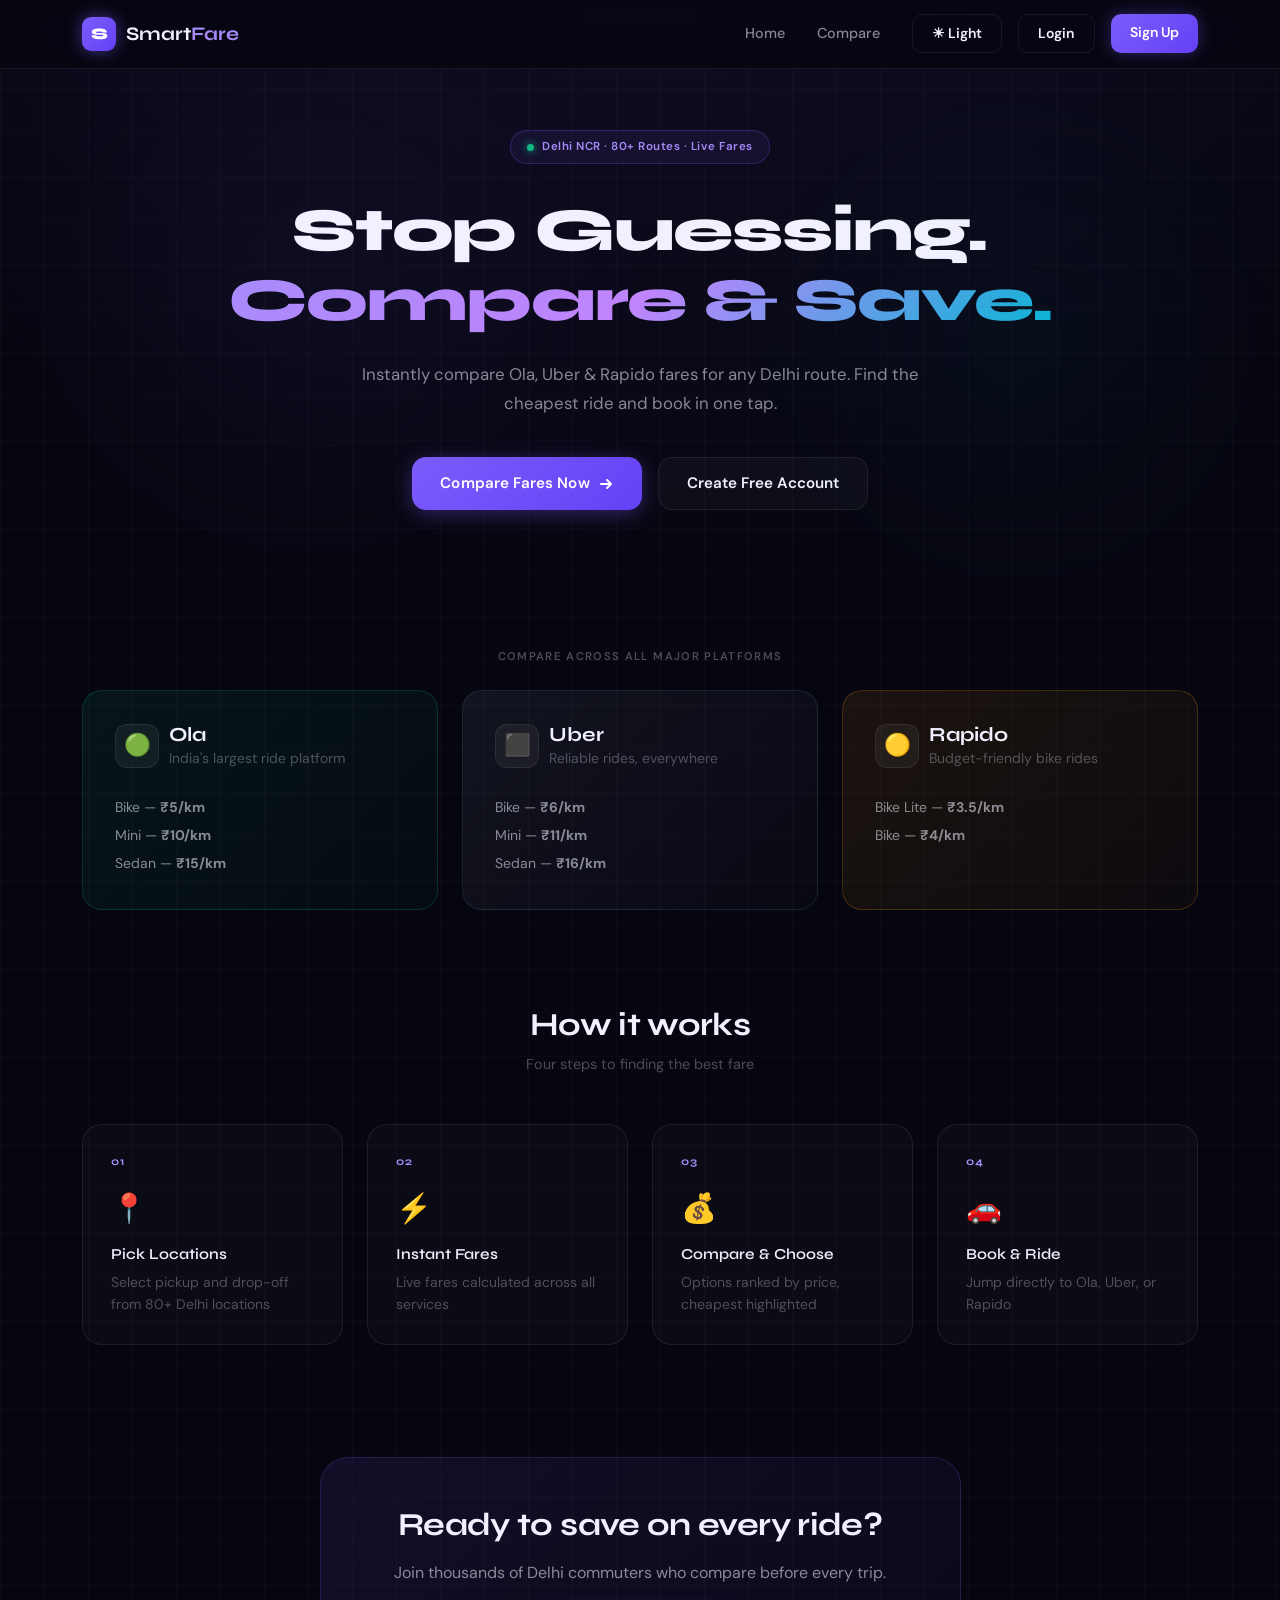
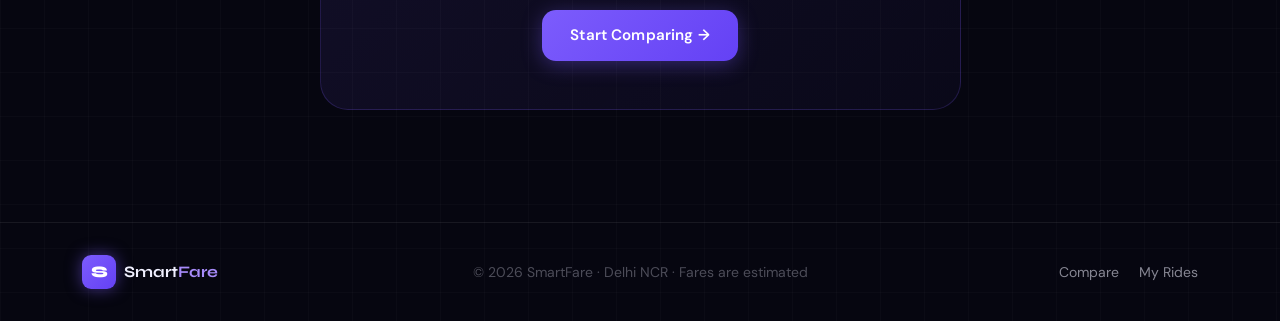
<file: index.html>
<!DOCTYPE html>
<html lang="en">
<head>
  <meta charset="UTF-8">
  <meta name="viewport" content="width=device-width, initial-scale=1.0">
  <title>SmartFare - Compare Ride Fares Instantly</title>
  <link href="https://cdn.jsdelivr.net/npm/bootstrap@5.3.0/dist/css/bootstrap.min.css" rel="stylesheet">
  <link rel="preconnect" href="https://fonts.googleapis.com">
  <link rel="preconnect" href="https://fonts.gstatic.com" crossorigin>
  <link href="https://fonts.googleapis.com/css2?family=Syne:wght@400;500;600;700;800&family=DM+Sans:wght@300;400;500;600&display=swap" rel="stylesheet">
  <link rel="stylesheet" href="/css/styles.css">
  <script>
  (function () {
    const savedTheme = localStorage.getItem("smartfare-theme") || "dark";
    document.documentElement.setAttribute("data-theme", savedTheme);
  })();
</script>
</head>
<body class="grid-bg">

  <nav class="navbar navbar-expand-lg navbar-dark navbar-custom fixed-top">
    <div class="container">
      <a class="navbar-brand d-flex align-items-center" href="/">
        <span class="logo-box"><span class="logo-letter">S</span></span>
        <span class="brand-text">Smart<span class="brand-accent">Fare</span></span>
      </a>
      <button class="navbar-toggler border-0" type="button" data-bs-toggle="collapse" data-bs-target="#navbarNav">
        <span class="navbar-toggler-icon"></span>
      </button>
      <div class="collapse navbar-collapse" id="navbarNav">
        <ul class="navbar-nav ms-auto me-3" id="navLinks"></ul>
        <div class="d-flex gap-2" id="navButtons"></div>
      </div>
    </div>
  </nav>

  <main>
    <!-- Hero -->
    <section class="hero-section position-relative">
      <div class="ambient-blob blob-1"></div>
      <div class="ambient-blob blob-2"></div>
      <div class="container">
        <div class="row justify-content-center text-center">
          <div class="col-lg-9">
            <div class="fade-in">
              <div class="hero-badge">
                <span class="pulse-dot"></span>
                Delhi NCR · 80+ Routes · Live Fares
              </div>
            </div>
            <h1 class="hero-title fade-in-1">
              Stop Guessing.<br>
              <span class="gradient-text">Compare & Save.</span>
            </h1>
            <p class="hero-subtitle fade-in-2">
              Instantly compare Ola, Uber & Rapido fares for any Delhi route.
              Find the cheapest ride and book in one tap.
            </p>
            <div class="d-flex flex-column flex-sm-row gap-3 justify-content-center fade-in-3">
              <a href="/compare" class="btn btn-primary-custom">
                Compare Fares Now
                <svg width="16" height="16" viewBox="0 0 16 16" fill="none"><path d="M3 8h10M9 4l4 4-4 4" stroke="currentColor" stroke-width="2" stroke-linecap="round" stroke-linejoin="round"/></svg>
              </a>
              <a href="/signup" class="btn btn-outline-custom">Create Free Account</a>
            </div>
          </div>
        </div>
      </div>
    </section>

    <!-- Services -->
    <section class="py-5">
      <div class="container">
        <p class="text-center text-uppercase mb-4" style="letter-spacing:0.12em; font-size:0.7rem; color:var(--text-muted); font-weight:600;">
          Compare across all major platforms
        </p>
        <div class="row g-4">
          <div class="col-md-4">
            <div class="service-card ola h-100">
              <div class="d-flex align-items-center mb-4">
                <span class="service-icon">🟢</span>
                <div>
                  <h5 class="mb-0 fw-bold">Ola</h5>
                  <p class="mb-0 small" style="color:var(--text-muted)">India's largest ride platform</p>
                </div>
              </div>
              <div class="small" style="color:var(--text-secondary); line-height:2;">
                <div>Bike — <strong>₹5/km</strong></div>
                <div>Mini — <strong>₹10/km</strong></div>
                <div>Sedan — <strong>₹15/km</strong></div>
              </div>
            </div>
          </div>
          <div class="col-md-4">
            <div class="service-card uber h-100">
              <div class="d-flex align-items-center mb-4">
                <span class="service-icon">⬛</span>
                <div>
                  <h5 class="mb-0 fw-bold">Uber</h5>
                  <p class="mb-0 small" style="color:var(--text-muted)">Reliable rides, everywhere</p>
                </div>
              </div>
              <div class="small" style="color:var(--text-secondary); line-height:2;">
                <div>Bike — <strong>₹6/km</strong></div>
                <div>Mini — <strong>₹11/km</strong></div>
                <div>Sedan — <strong>₹16/km</strong></div>
              </div>
            </div>
          </div>
          <div class="col-md-4">
            <div class="service-card rapido h-100">
              <div class="d-flex align-items-center mb-4">
                <span class="service-icon">🟡</span>
                <div>
                  <h5 class="mb-0 fw-bold">Rapido</h5>
                  <p class="mb-0 small" style="color:var(--text-muted)">Budget-friendly bike rides</p>
                </div>
              </div>
              <div class="small" style="color:var(--text-secondary); line-height:2;">
                <div>Bike Lite — <strong>₹3.5/km</strong></div>
                <div>Bike — <strong>₹4/km</strong></div>
              </div>
            </div>
          </div>
        </div>
      </div>
    </section>

    <!-- How It Works -->
    <section class="py-5">
      <div class="container">
        <h2 class="text-center fw-bold mb-2" style="letter-spacing:-0.02em;">How it works</h2>
        <p class="text-center mb-5" style="color:var(--text-muted); font-size:0.9rem;">Four steps to finding the best fare</p>
        <div class="row g-4">
          <div class="col-md-3 col-6">
            <div class="step-card">
              <div class="step-number">01</div>
              <div class="step-icon">📍</div>
              <h5 class="fw-semibold mb-2" style="font-size:0.95rem;">Pick Locations</h5>
              <p class="small mb-0" style="color:var(--text-muted)">Select pickup and drop-off from 80+ Delhi locations</p>
            </div>
          </div>
          <div class="col-md-3 col-6">
            <div class="step-card">
              <div class="step-number">02</div>
              <div class="step-icon">⚡</div>
              <h5 class="fw-semibold mb-2" style="font-size:0.95rem;">Instant Fares</h5>
              <p class="small mb-0" style="color:var(--text-muted)">Live fares calculated across all services</p>
            </div>
          </div>
          <div class="col-md-3 col-6">
            <div class="step-card">
              <div class="step-number">03</div>
              <div class="step-icon">💰</div>
              <h5 class="fw-semibold mb-2" style="font-size:0.95rem;">Compare & Choose</h5>
              <p class="small mb-0" style="color:var(--text-muted)">Options ranked by price, cheapest highlighted</p>
            </div>
          </div>
          <div class="col-md-3 col-6">
            <div class="step-card">
              <div class="step-number">04</div>
              <div class="step-icon">🚗</div>
              <h5 class="fw-semibold mb-2" style="font-size:0.95rem;">Book & Ride</h5>
              <p class="small mb-0" style="color:var(--text-muted)">Jump directly to Ola, Uber, or Rapido</p>
            </div>
          </div>
        </div>
      </div>
    </section>

    <!-- CTA -->
    <section class="py-5 my-3">
      <div class="container">
        <div class="row justify-content-center">
          <div class="col-lg-7">
            <div class="text-center p-5" style="background:linear-gradient(135deg,rgba(124,92,252,0.1),rgba(124,92,252,0.04)); border:1px solid rgba(124,92,252,0.2); border-radius:var(--radius-xl);">
              <h2 class="fw-bold mb-3" style="letter-spacing:-0.02em;">Ready to save on every ride?</h2>
              <p class="mb-4" style="color:var(--text-secondary);">Join thousands of Delhi commuters who compare before every trip.</p>
              <a href="/compare" class="btn btn-primary-custom mx-auto" style="max-width:220px;">
                Start Comparing →
              </a>
            </div>
          </div>
        </div>
      </div>
    </section>

    <footer class="footer-custom">
      <div class="container">
        <div class="row align-items-center">
          <div class="col-md-4 text-center text-md-start mb-3 mb-md-0">
            <div class="d-inline-flex align-items-center">
              <span class="logo-box me-2"><span class="logo-letter">S</span></span>
              <span class="fw-bold" style="font-family:'Syne',sans-serif;">Smart<span class="brand-accent">Fare</span></span>
            </div>
          </div>
          <div class="col-md-4 text-center mb-3 mb-md-0">
            <small style="color:var(--text-muted);">© 2026 SmartFare · Delhi NCR · Fares are estimated</small>
          </div>
          <div class="col-md-4 text-center text-md-end">
            <a href="/compare" class="me-3">Compare</a>
            <a href="/my-rides">My Rides</a>
          </div>
        </div>
      </div>
    </footer>
  </main>

  <script src="https://cdn.jsdelivr.net/npm/bootstrap@5.3.0/dist/js/bootstrap.bundle.min.js"></script>
  <script src="/js/auth.js"></script>
  <script src="/js/theme.js"></script>
  <script src="/js/navbar.js"></script>
</body>
</html>
</file>
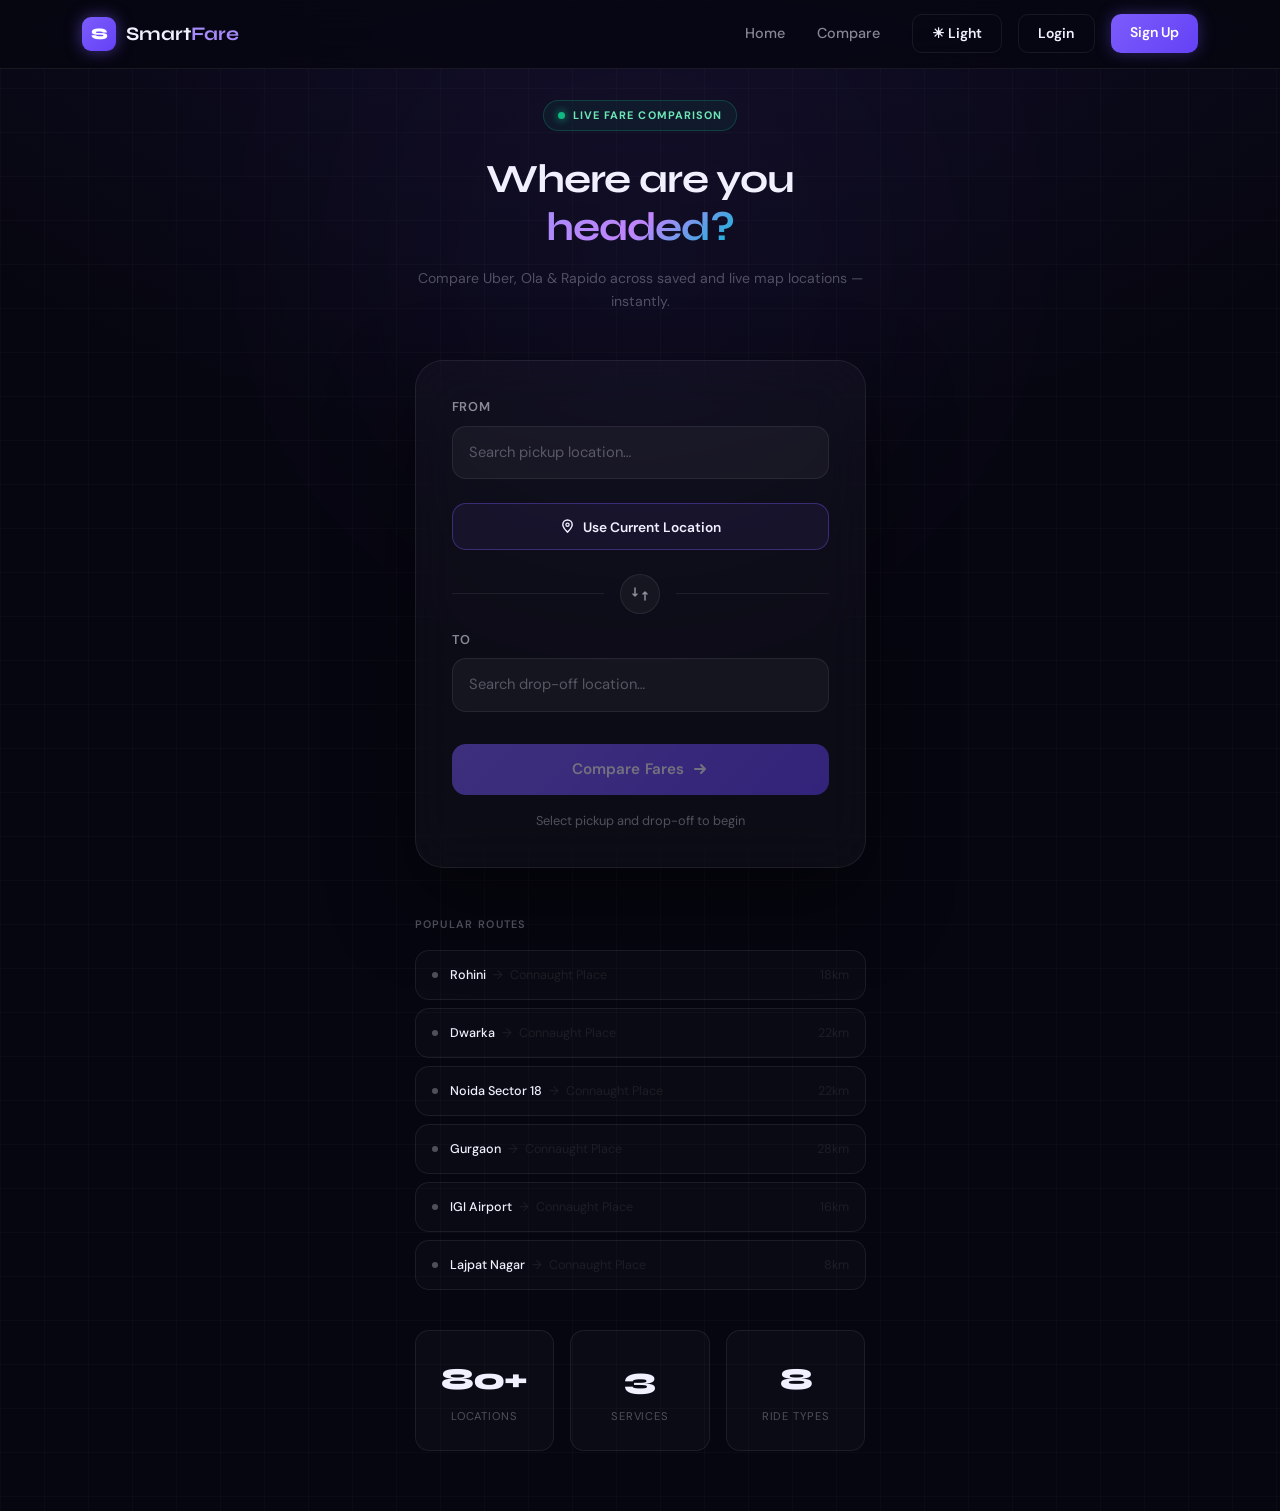
<file: compare.html>
<!DOCTYPE html>
<html lang="en">
<head>
  <meta charset="UTF-8">
  <meta name="viewport" content="width=device-width, initial-scale=1.0">
  <title>Compare Fares - SmartFare</title>
  <link href="https://cdn.jsdelivr.net/npm/bootstrap@5.3.0/dist/css/bootstrap.min.css" rel="stylesheet">
  <link href="https://fonts.googleapis.com/css2?family=Syne:wght@400;500;600;700;800&family=DM+Sans:wght@300;400;500;600&display=swap" rel="stylesheet">
  <link rel="stylesheet" href="/css/styles.css">
  <script>
  (function () {
    const savedTheme = localStorage.getItem("smartfare-theme") || "dark";
    document.documentElement.setAttribute("data-theme", savedTheme);
  })();
</script>

  <style>
    /* ─── LOCATION SEARCH WIDGET ─── */
    .location-search-wrap {
      position: relative;
      width: 100%;
    }

    .location-input-field {
      background: rgba(255, 255, 255, 0.04);
      border: 1px solid var(--border);
      color: var(--text-primary);
      padding: 0.875rem 2.75rem 0.875rem 1rem;
      border-radius: var(--radius-md);
      transition: var(--transition);
      font-family: 'DM Sans', sans-serif;
      font-size: 0.92rem;
      width: 100%;
      outline: none;
      caret-color: var(--primary-light);
    }

    .location-input-field:focus {
      background: rgba(255, 255, 255, 0.065);
      border-color: var(--primary);
      box-shadow: 0 0 0 3px rgba(124, 92, 252, 0.18);
    }

    .location-input-field::placeholder {
      color: var(--text-muted);
    }

    .location-input-field.has-value {
      border-color: rgba(124, 92, 252, 0.35);
      color: var(--text-primary);
    }

    /* Clear button inside input */
    .location-clear-btn {
      position: absolute;
      right: 0.75rem;
      top: 50%;
      transform: translateY(-50%);
      background: none;
      border: none;
      color: var(--text-muted);
      cursor: pointer;
      padding: 0;
      display: none;
      align-items: center;
      justify-content: center;
      width: 20px;
      height: 20px;
      border-radius: 50%;
      transition: color 0.15s, background 0.15s;
      font-size: 0.8rem;
      line-height: 1;
    }

    .location-clear-btn:hover {
      color: var(--text-primary);
      background: rgba(255, 255, 255, 0.08);
    }

    .location-clear-btn.visible {
      display: flex;
    }

    /* Suggestions dropdown */
    .location-suggestions {
      position: absolute;
      top: calc(100% + 6px);
      left: 0;
      right: 0;
      background: var(--dark-card);
      border: 1px solid var(--border-hover);
      border-radius: var(--radius-md);
      box-shadow: 0 16px 48px rgba(0, 0, 0, 0.55), 0 0 0 1px rgba(124, 92, 252, 0.1);
      z-index: 1000;
      overflow: hidden;
      max-height: 220px;
      overflow-y: auto;

      /* Animation */
      opacity: 0;
      transform: translateY(-6px);
      pointer-events: none;
      transition: opacity 0.18s cubic-bezier(0.4, 0, 0.2, 1),
                  transform 0.18s cubic-bezier(0.4, 0, 0.2, 1);
    }

    .location-suggestions.open {
      opacity: 1;
      transform: translateY(0);
      pointer-events: all;
    }

    /* Custom scrollbar for suggestions */
    .location-suggestions::-webkit-scrollbar { width: 4px; }
    .location-suggestions::-webkit-scrollbar-track { background: transparent; }
    .location-suggestions::-webkit-scrollbar-thumb { background: rgba(124,92,252,0.3); border-radius: 4px; }

    /* Suggestion items */
    .suggestion-item {
      display: flex;
      align-items: center;
      gap: 10px;
      padding: 0.7rem 1rem;
      cursor: pointer;
      transition: background 0.12s;
      border-bottom: 1px solid rgba(255, 255, 255, 0.04);
      font-size: 0.9rem;
      color: var(--text-secondary);
    }

    .suggestion-item:last-child {
      border-bottom: none;
    }

    .suggestion-item:hover,
    .suggestion-item.highlighted {
      background: rgba(124, 92, 252, 0.1);
      color: var(--text-primary);
    }

    .suggestion-item:hover .suggestion-icon,
    .suggestion-item.highlighted .suggestion-icon {
      color: var(--primary-light);
    }

    .suggestion-icon {
      color: var(--text-muted);
      flex-shrink: 0;
      transition: color 0.12s;
      display: flex;
      align-items: center;
    }

    .suggestion-text {
      flex-grow: 1;
    }

    .suggestion-text mark {
      background: none;
      color: var(--primary-light);
      font-weight: 600;
      padding: 0;
    }

    /* No results */
    .suggestion-empty {
      padding: 1rem;
      text-align: center;
      color: var(--text-muted);
      font-size: 0.85rem;
      display: flex;
      align-items: center;
      justify-content: center;
      gap: 8px;
    }


    .current-location-btn {
      border: 1px solid rgba(124, 92, 252, 0.35);
      background: rgba(124, 92, 252, 0.08);
      color: var(--text-primary);
      border-radius: var(--radius-md);
      padding: 0.7rem 1rem;
      font-size: 0.86rem;
      font-weight: 600;
      display: flex;
      align-items: center;
      justify-content: center;
      gap: 8px;
      width: 100%;
      transition: var(--transition);
    }

    .current-location-btn:hover:not(:disabled) {
      background: rgba(124, 92, 252, 0.14);
      border-color: var(--primary);
      transform: translateY(-1px);
    }

    .current-location-btn:disabled {
      opacity: 0.7;
      cursor: not-allowed;
    }

    .suggestion-text small.suggestion-subtext {
      display: block;
      margin-top: 2px;
      color: var(--text-muted);
      font-size: 0.72rem;
      line-height: 1.25;
      white-space: nowrap;
      overflow: hidden;
      text-overflow: ellipsis;
      max-width: 260px;
    }

    .suggestion-source {
      color: var(--text-muted);
      font-size: 0.66rem;
      border: 1px solid rgba(255,255,255,0.08);
      border-radius: 999px;
      padding: 2px 7px;
      flex-shrink: 0;
    }

  </style>
</head>
<body class="grid-bg">

  <nav class="navbar navbar-expand-lg navbar-dark navbar-custom fixed-top">
    <div class="container">
      <a class="navbar-brand d-flex align-items-center" href="/">
        <span class="logo-box"><span class="logo-letter">S</span></span>
        <span class="brand-text">Smart<span class="brand-accent">Fare</span></span>
      </a>
      <button class="navbar-toggler border-0" type="button" data-bs-toggle="collapse" data-bs-target="#navbarNav">
        <span class="navbar-toggler-icon"></span>
      </button>
      <div class="collapse navbar-collapse" id="navbarNav">
        <ul class="navbar-nav ms-auto me-3" id="navLinks"></ul>
        <div class="d-flex gap-2" id="navButtons"></div>
      </div>
    </div>
  </nav>

  <main style="min-height:100vh; padding-top:100px; padding-bottom:60px;">
    <div class="ambient-blob" style="width:500px;height:500px;background:var(--primary);top:0;left:50%;transform:translateX(-50%);filter:blur(140px);opacity:0.07;"></div>

    <div class="container">
      <div class="row justify-content-center">
        <div class="col-lg-5 col-md-7">

          <div class="text-center mb-5 fade-in">
            <div class="live-indicator mb-4">
              <span class="pulse-dot"></span>
              LIVE FARE COMPARISON
            </div>
            <h1 class="fw-bold mb-3" style="font-size:clamp(1.8rem,4vw,2.5rem);letter-spacing:-0.03em;">
              Where are you<br><span class="gradient-text">headed?</span>
            </h1>
            <p style="color:var(--text-muted); font-size:0.88rem;">
              Compare Uber, Ola & Rapido across saved and live map locations — instantly.
            </p>
          </div>

          <div class="compare-card fade-in-1">
            <!-- FROM field -->
            <div class="mb-4">
              <label class="form-label-custom">From</label>
              <div class="location-search-wrap" id="fromWrap">
                <input
                  type="text"
                  class="location-input-field"
                  id="fromInput"
                  placeholder="Search pickup location…"
                  autocomplete="off"
                  spellcheck="false"
                >
                <button class="location-clear-btn" id="fromClear" tabindex="-1" aria-label="Clear">
                  <svg width="10" height="10" viewBox="0 0 10 10" fill="none">
                    <path d="M1 1l8 8M9 1L1 9" stroke="currentColor" stroke-width="1.8" stroke-linecap="round"/>
                  </svg>
                </button>
                <div class="location-suggestions" id="fromSuggestions"></div>
              </div>
            </div>


            <button id="currentLocationBtn" class="current-location-btn mb-4" type="button">
              <svg width="15" height="15" viewBox="0 0 16 16" fill="none">
                <path d="M8 14s5-4.7 5-8A5 5 0 003 6c0 3.3 5 8 5 8z" stroke="currentColor" stroke-width="1.5"/>
                <circle cx="8" cy="6" r="1.7" stroke="currentColor" stroke-width="1.4"/>
              </svg>
              Use Current Location
            </button>

            <!-- Swap row -->
            <div class="d-flex align-items-center my-3">
              <div class="flex-grow-1" style="height:1px;background:var(--border);"></div>
              <button id="swapBtn" class="swap-btn mx-3">
                <svg width="16" height="16" viewBox="0 0 16 16" fill="none">
                  <path d="M3 2v8M3 10l-2-2M3 10l2-2M13 14V6M13 6l-2 2M13 6l2 2" stroke="currentColor" stroke-width="1.5" stroke-linecap="round" stroke-linejoin="round"/>
                </svg>
              </button>
              <div class="flex-grow-1" style="height:1px;background:var(--border);"></div>
            </div>

            <!-- TO field -->
            <div class="mb-4">
              <label class="form-label-custom">To</label>
              <div class="location-search-wrap" id="toWrap">
                <input
                  type="text"
                  class="location-input-field"
                  id="toInput"
                  placeholder="Search drop-off location…"
                  autocomplete="off"
                  spellcheck="false"
                >
                <button class="location-clear-btn" id="toClear" tabindex="-1" aria-label="Clear">
                  <svg width="10" height="10" viewBox="0 0 10 10" fill="none">
                    <path d="M1 1l8 8M9 1L1 9" stroke="currentColor" stroke-width="1.8" stroke-linecap="round"/>
                  </svg>
                </button>
                <div class="location-suggestions" id="toSuggestions"></div>
              </div>
            </div>

            <div id="errorMessage" class="alert-custom d-none mb-3"></div>


            <button id="compareBtn" class="btn btn-primary-custom w-100 mt-2" disabled>
              <span>Compare Fares</span>
              <svg width="16" height="16" viewBox="0 0 16 16" fill="none">
                <path d="M3 8h10M9 4l4 4-4 4" stroke="currentColor" stroke-width="2" stroke-linecap="round" stroke-linejoin="round"/>
              </svg>
            </button>

            <p class="text-center mt-3 mb-0" style="color:var(--text-muted); font-size:0.8rem;">
              Select pickup and drop-off to begin
            </p>
          </div>

          <div class="mt-5 fade-in-2">
            <p class="text-uppercase mb-3" style="letter-spacing:0.12em; font-size:0.68rem; color:var(--text-muted); font-weight:600;">
              Popular routes
            </p>
            <div class="d-grid gap-2" id="popularRoutesContainer"></div>
          </div>

          <div class="row g-3 mt-4 fade-in-3">
            <div class="col-4">
              <div class="stat-card">
                <div class="stat-value">80+</div>
                <div class="stat-label">Locations</div>
              </div>
            </div>
            <div class="col-4">
              <div class="stat-card">
                <div class="stat-value">3</div>
                <div class="stat-label">Services</div>
              </div>
            </div>
            <div class="col-4">
              <div class="stat-card">
                <div class="stat-value">8</div>
                <div class="stat-label">Ride Types</div>
              </div>
            </div>
          </div>
        </div>
      </div>
    </div>
  </main>

  <script src="https://cdn.jsdelivr.net/npm/bootstrap@5.3.0/dist/js/bootstrap.bundle.min.js"></script>
  <script src="/js/auth.js"></script>
  <script src="/js/theme.js"></script>
  <script src="/js/navbar.js"></script>
  <script src="/js/compare.js"></script>
</body>
</html>
</file>
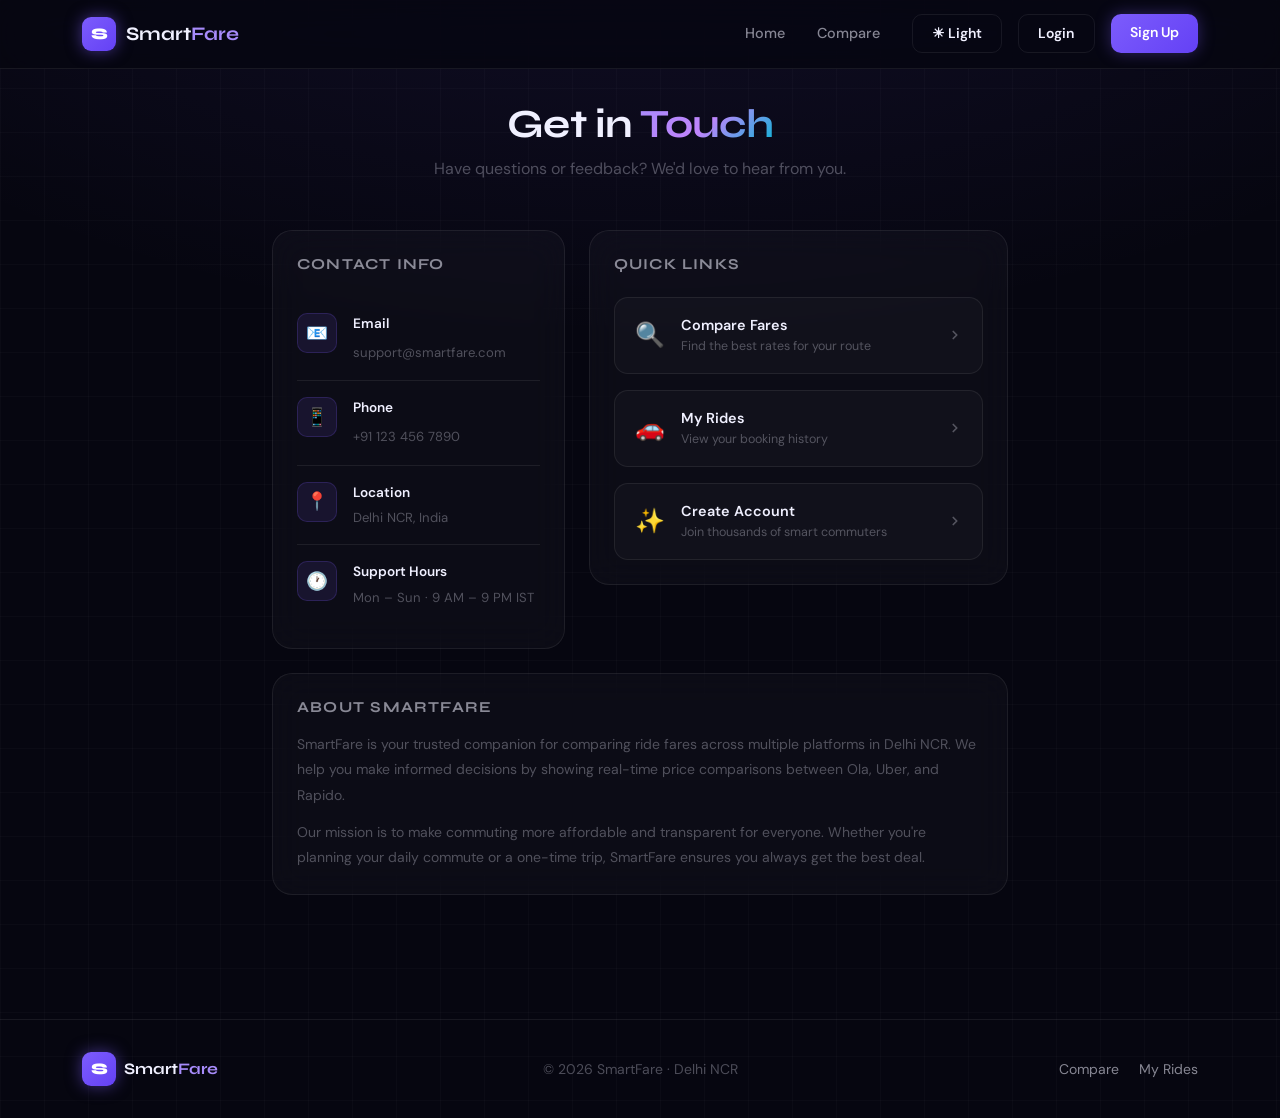
<file: contact.html>
<!DOCTYPE html>
<html lang="en">
<head>
  <meta charset="UTF-8">
  <meta name="viewport" content="width=device-width, initial-scale=1.0">
  <title>Contact - SmartFare</title>
  <link href="https://cdn.jsdelivr.net/npm/bootstrap@5.3.0/dist/css/bootstrap.min.css" rel="stylesheet">
  <link href="https://fonts.googleapis.com/css2?family=Syne:wght@400;500;600;700;800&family=DM+Sans:wght@300;400;500;600&display=swap" rel="stylesheet">
  <link rel="stylesheet" href="/css/styles.css">
  <script>
  (function () {
    const savedTheme = localStorage.getItem("smartfare-theme") || "dark";
    document.documentElement.setAttribute("data-theme", savedTheme);
  })();
</script>
  <style>
    .contact-info-item {
      display: flex;
      align-items: flex-start;
      gap: 1rem;
      padding: 1rem 0;
      border-bottom: 1px solid var(--border);
    }
    .contact-info-item:last-child { border-bottom: none; }
    .contact-icon {
      width: 40px;
      height: 40px;
      background: rgba(124,92,252,0.1);
      border: 1px solid rgba(124,92,252,0.2);
      border-radius: var(--radius-sm);
      display: flex;
      align-items: center;
      justify-content: center;
      font-size: 1.1rem;
      flex-shrink: 0;
    }
    .quick-link-card {
      display: flex;
      align-items: center;
      justify-content: space-between;
      background: rgba(255,255,255,0.025);
      border: 1px solid var(--border);
      border-radius: var(--radius-md);
      padding: 1rem 1.25rem;
      text-decoration: none;
      color: var(--text-primary);
      transition: var(--transition);
    }
    .quick-link-card:hover {
      background: rgba(255,255,255,0.05);
      border-color: var(--border-primary);
      transform: translateX(4px);
      color: var(--text-primary);
    }
  </style>
</head>
<body class="grid-bg">

  <nav class="navbar navbar-expand-lg navbar-dark navbar-custom fixed-top">
    <div class="container">
      <a class="navbar-brand d-flex align-items-center" href="/">
        <span class="logo-box"><span class="logo-letter">S</span></span>
        <span class="brand-text">Smart<span class="brand-accent">Fare</span></span>
      </a>
      <button class="navbar-toggler border-0" type="button" data-bs-toggle="collapse" data-bs-target="#navbarNav">
        <span class="navbar-toggler-icon"></span>
      </button>
      <div class="collapse navbar-collapse" id="navbarNav">
        <ul class="navbar-nav ms-auto me-3" id="navLinks"></ul>
        <div class="d-flex gap-2" id="navButtons"></div>
      </div>
    </div>
  </nav>

  <main style="min-height:100vh; padding-top:100px; padding-bottom:60px;">
    <div class="container">
      <div class="row justify-content-center">
        <div class="col-lg-8">

          <div class="text-center mb-5 fade-in">
            <h1 class="fw-bold mb-2" style="letter-spacing:-0.02em;">Get in <span class="gradient-text">Touch</span></h1>
            <p style="color:var(--text-muted);">Have questions or feedback? We'd love to hear from you.</p>
          </div>

          <div class="row g-4">
            <div class="col-md-5">
              <div class="card-custom p-4 h-100 fade-in-1">
                <h5 class="fw-bold mb-4" style="font-size:0.95rem; text-transform:uppercase; letter-spacing:0.08em; color:var(--text-secondary);">Contact Info</h5>

                <div class="contact-info-item">
                  <div class="contact-icon">📧</div>
                  <div>
                    <div class="fw-semibold mb-1" style="font-size:0.85rem;">Email</div>
                    <a href="mailto:support@smartfare.com" class="text-decoration-none" style="color:var(--text-muted); font-size:0.82rem;">
                      support@smartfare.com
                    </a>
                  </div>
                </div>

                <div class="contact-info-item">
                  <div class="contact-icon">📱</div>
                  <div>
                    <div class="fw-semibold mb-1" style="font-size:0.85rem;">Phone</div>
                    <a href="tel:+911234567890" class="text-decoration-none" style="color:var(--text-muted); font-size:0.82rem;">+91 123 456 7890</a>
                  </div>
                </div>

                <div class="contact-info-item">
                  <div class="contact-icon">📍</div>
                  <div>
                    <div class="fw-semibold mb-1" style="font-size:0.85rem;">Location</div>
                    <p style="color:var(--text-muted); font-size:0.82rem; margin:0;">Delhi NCR, India</p>
                  </div>
                </div>

                <div class="contact-info-item">
                  <div class="contact-icon">🕐</div>
                  <div>
                    <div class="fw-semibold mb-1" style="font-size:0.85rem;">Support Hours</div>
                    <p style="color:var(--text-muted); font-size:0.82rem; margin:0;">Mon – Sun · 9 AM – 9 PM IST</p>
                  </div>
                </div>
              </div>
            </div>

            <div class="col-md-7">
              <div class="card-custom p-4 fade-in-2">
                <h5 class="fw-bold mb-4" style="font-size:0.95rem; text-transform:uppercase; letter-spacing:0.08em; color:var(--text-secondary);">Quick Links</h5>
                <div class="d-grid gap-3">
                  <a href="/compare" class="quick-link-card">
                    <div class="d-flex align-items-center gap-3">
                      <span style="font-size:1.5rem;">🔍</span>
                      <div>
                        <div class="fw-semibold" style="font-size:0.9rem;">Compare Fares</div>
                        <div style="color:var(--text-muted); font-size:0.78rem;">Find the best rates for your route</div>
                      </div>
                    </div>
                    <svg width="14" height="14" viewBox="0 0 16 16" fill="none" style="color:var(--text-muted);flex-shrink:0;">
                      <path d="M6 4l4 4-4 4" stroke="currentColor" stroke-width="2" stroke-linecap="round" stroke-linejoin="round"/>
                    </svg>
                  </a>
                  <a href="/my-rides" class="quick-link-card">
                    <div class="d-flex align-items-center gap-3">
                      <span style="font-size:1.5rem;">🚗</span>
                      <div>
                        <div class="fw-semibold" style="font-size:0.9rem;">My Rides</div>
                        <div style="color:var(--text-muted); font-size:0.78rem;">View your booking history</div>
                      </div>
                    </div>
                    <svg width="14" height="14" viewBox="0 0 16 16" fill="none" style="color:var(--text-muted);flex-shrink:0;">
                      <path d="M6 4l4 4-4 4" stroke="currentColor" stroke-width="2" stroke-linecap="round" stroke-linejoin="round"/>
                    </svg>
                  </a>
                  <a href="/signup" class="quick-link-card">
                    <div class="d-flex align-items-center gap-3">
                      <span style="font-size:1.5rem;">✨</span>
                      <div>
                        <div class="fw-semibold" style="font-size:0.9rem;">Create Account</div>
                        <div style="color:var(--text-muted); font-size:0.78rem;">Join thousands of smart commuters</div>
                      </div>
                    </div>
                    <svg width="14" height="14" viewBox="0 0 16 16" fill="none" style="color:var(--text-muted);flex-shrink:0;">
                      <path d="M6 4l4 4-4 4" stroke="currentColor" stroke-width="2" stroke-linecap="round" stroke-linejoin="round"/>
                    </svg>
                  </a>
                </div>
              </div>
            </div>
          </div>

          <div class="card-custom p-4 mt-4 fade-in-3">
            <h5 class="fw-bold mb-3" style="font-size:0.95rem; text-transform:uppercase; letter-spacing:0.08em; color:var(--text-secondary);">About SmartFare</h5>
            <p style="color:var(--text-muted); font-size:0.875rem; line-height:1.8; margin-bottom:0.75rem;">
              SmartFare is your trusted companion for comparing ride fares across multiple platforms in Delhi NCR.
              We help you make informed decisions by showing real-time price comparisons between Ola, Uber, and Rapido.
            </p>
            <p style="color:var(--text-muted); font-size:0.875rem; line-height:1.8; margin:0;">
              Our mission is to make commuting more affordable and transparent for everyone.
              Whether you're planning your daily commute or a one-time trip, SmartFare ensures you always get the best deal.
            </p>
          </div>

        </div>
      </div>
    </div>
  </main>

  <footer class="footer-custom">
    <div class="container">
      <div class="row align-items-center">
        <div class="col-md-4 text-center text-md-start mb-3 mb-md-0">
          <div class="d-inline-flex align-items-center">
            <span class="logo-box me-2"><span class="logo-letter">S</span></span>
            <span class="fw-bold" style="font-family:'Syne',sans-serif;">Smart<span class="brand-accent">Fare</span></span>
          </div>
        </div>
        <div class="col-md-4 text-center mb-3 mb-md-0">
          <small style="color:var(--text-muted);">© 2026 SmartFare · Delhi NCR</small>
        </div>
        <div class="col-md-4 text-center text-md-end">
          <a href="/compare" class="me-3">Compare</a>
          <a href="/my-rides">My Rides</a>
        </div>
      </div>
    </div>
  </footer>

  <script src="https://cdn.jsdelivr.net/npm/bootstrap@5.3.0/dist/js/bootstrap.bundle.min.js"></script>
  <script src="/js/auth.js"></script>
  <script src="/js/theme.js"></script>
  <script src="/js/navbar.js"></script>
</body>
</html>
</file>
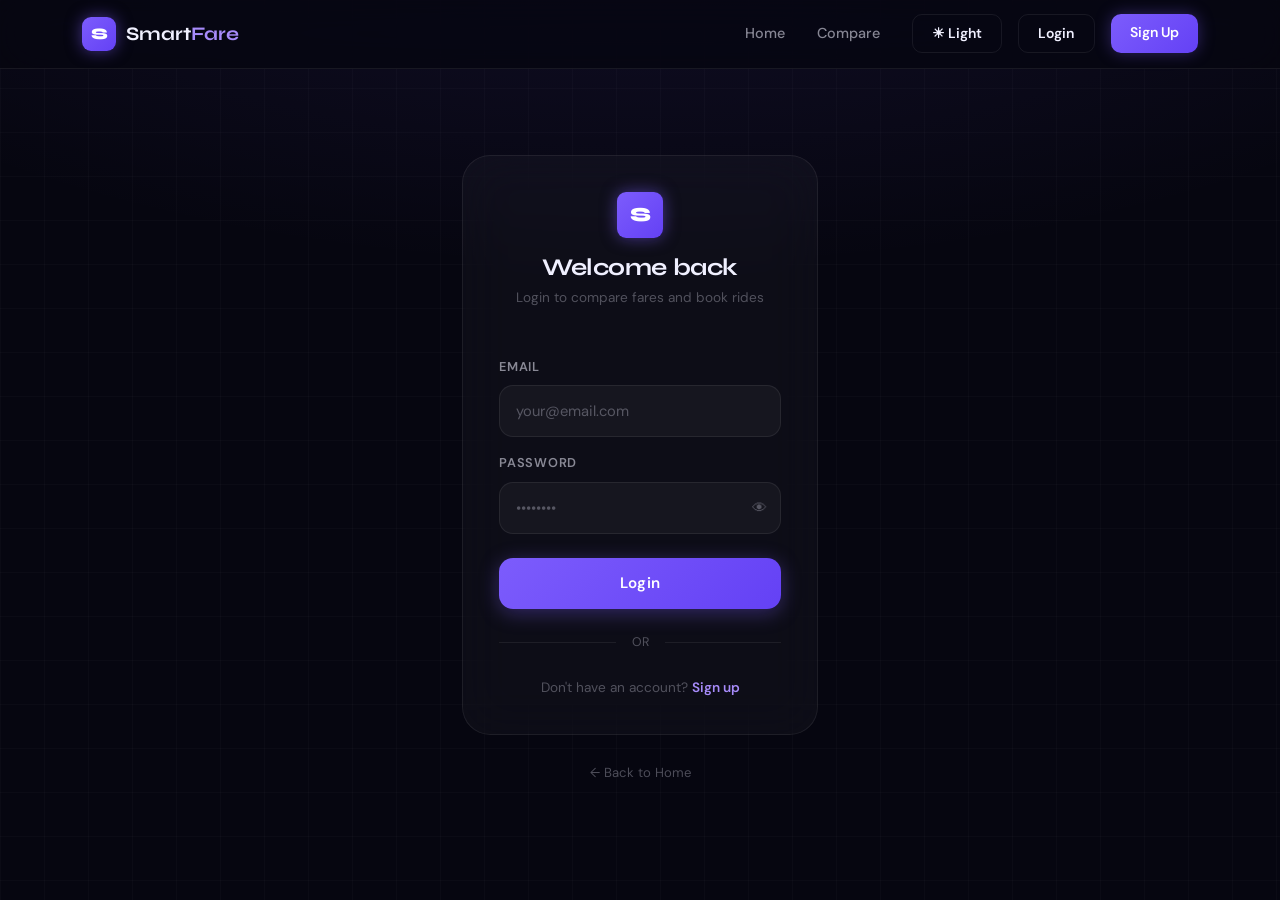
<file: login.html>
<!DOCTYPE html>
<html lang="en">
<head>
  <meta charset="UTF-8">
  <meta name="viewport" content="width=device-width, initial-scale=1.0">
  <title>Login - SmartFare</title>
  <link href="https://cdn.jsdelivr.net/npm/bootstrap@5.3.0/dist/css/bootstrap.min.css" rel="stylesheet">
  <link href="https://fonts.googleapis.com/css2?family=Syne:wght@400;500;600;700;800&family=DM+Sans:wght@300;400;500;600&display=swap" rel="stylesheet">
  <link rel="stylesheet" href="/css/styles.css">
  <script>
  (function () {
    const savedTheme = localStorage.getItem("smartfare-theme") || "dark";
    document.documentElement.setAttribute("data-theme", savedTheme);
  })();
</script>
</head>
<body class="grid-bg">

  <nav class="navbar navbar-expand-lg navbar-dark navbar-custom fixed-top">
    <div class="container">
      <a class="navbar-brand d-flex align-items-center" href="/">
        <span class="logo-box"><span class="logo-letter">S</span></span>
        <span class="brand-text">Smart<span class="brand-accent">Fare</span></span>
      </a>
      <button class="navbar-toggler border-0" type="button" data-bs-toggle="collapse" data-bs-target="#navbarNav">
        <span class="navbar-toggler-icon"></span>
      </button>
      <div class="collapse navbar-collapse" id="navbarNav">
        <ul class="navbar-nav ms-auto me-3" id="navLinks"></ul>
        <div class="d-flex gap-2" id="navButtons"></div>
      </div>
    </div>
  </nav>

  <main style="min-height:100vh; display:flex; align-items:center; padding-top:80px; padding-bottom:40px;">
    <div class="container">
      <div class="row justify-content-center">
        <div class="col-md-5 col-lg-4">

          <div class="fade-in" style="background:rgba(255,255,255,0.03); border:1px solid var(--border); border-radius:var(--radius-xl); padding:2.25rem; backdrop-filter:blur(24px);">
            <div class="text-center mb-5">
              <div class="logo-box mx-auto mb-3" style="width:46px;height:46px;">
                <span class="logo-letter" style="font-size:20px;">S</span>
              </div>
              <h2 class="fw-bold mb-1" style="font-size:1.5rem;letter-spacing:-0.02em;">Welcome back</h2>
              <p style="color:var(--text-muted); font-size:0.85rem; margin:0;">Login to compare fares and book rides</p>
            </div>

            <div id="errorMessage" class="alert-custom d-none mb-4"></div>

            <form id="loginForm">
              <div class="mb-3">
                <label for="email" class="form-label-custom">Email</label>
                <input type="email" class="form-control form-control-custom" id="email"
                  placeholder="your@email.com" required autocomplete="email">
              </div>

              <div class="mb-4">
                <label for="password" class="form-label-custom">Password</label>
                <div class="input-password-wrap">
                  <input type="password" class="form-control form-control-custom" id="password"
                    placeholder="••••••••" required autocomplete="current-password">
                  <button type="button" class="password-toggle" onclick="togglePassword('password', this)">👁</button>
                </div>
              </div>

              <button type="submit" id="submitBtn" class="btn btn-primary-custom w-100">
                Login
              </button>
            </form>

            <div class="d-flex align-items-center my-4">
              <div class="flex-grow-1" style="height:1px;background:var(--border);"></div>
              <span class="px-3" style="color:var(--text-muted); font-size:0.78rem;">OR</span>
              <div class="flex-grow-1" style="height:1px;background:var(--border);"></div>
            </div>

            <div class="text-center">
              <p style="color:var(--text-muted); font-size:0.85rem; margin:0;">
                Don't have an account?
                <a href="/signup" class="text-decoration-none" style="color:var(--primary-light); font-weight:600;">Sign up</a>
              </p>
            </div>
          </div>

          <div class="text-center mt-4">
            <a href="/" style="color:var(--text-muted); text-decoration:none; font-size:0.82rem;">← Back to Home</a>
          </div>
        </div>
      </div>
    </div>
  </main>

  <script src="https://cdn.jsdelivr.net/npm/bootstrap@5.3.0/dist/js/bootstrap.bundle.min.js"></script>
  <script src="/js/auth.js"></script>
  <script src="/js/theme.js"></script>
  <script src="/js/navbar.js"></script>
  <script src="/js/login.js"></script>
  <script>
    function togglePassword(id, btn) {
      const input = document.getElementById(id);
      const isHidden = input.type === 'password';
      input.type = isHidden ? 'text' : 'password';
      btn.textContent = isHidden ? '🙈' : '👁';
    }
  </script>
</body>
</html>
</file>
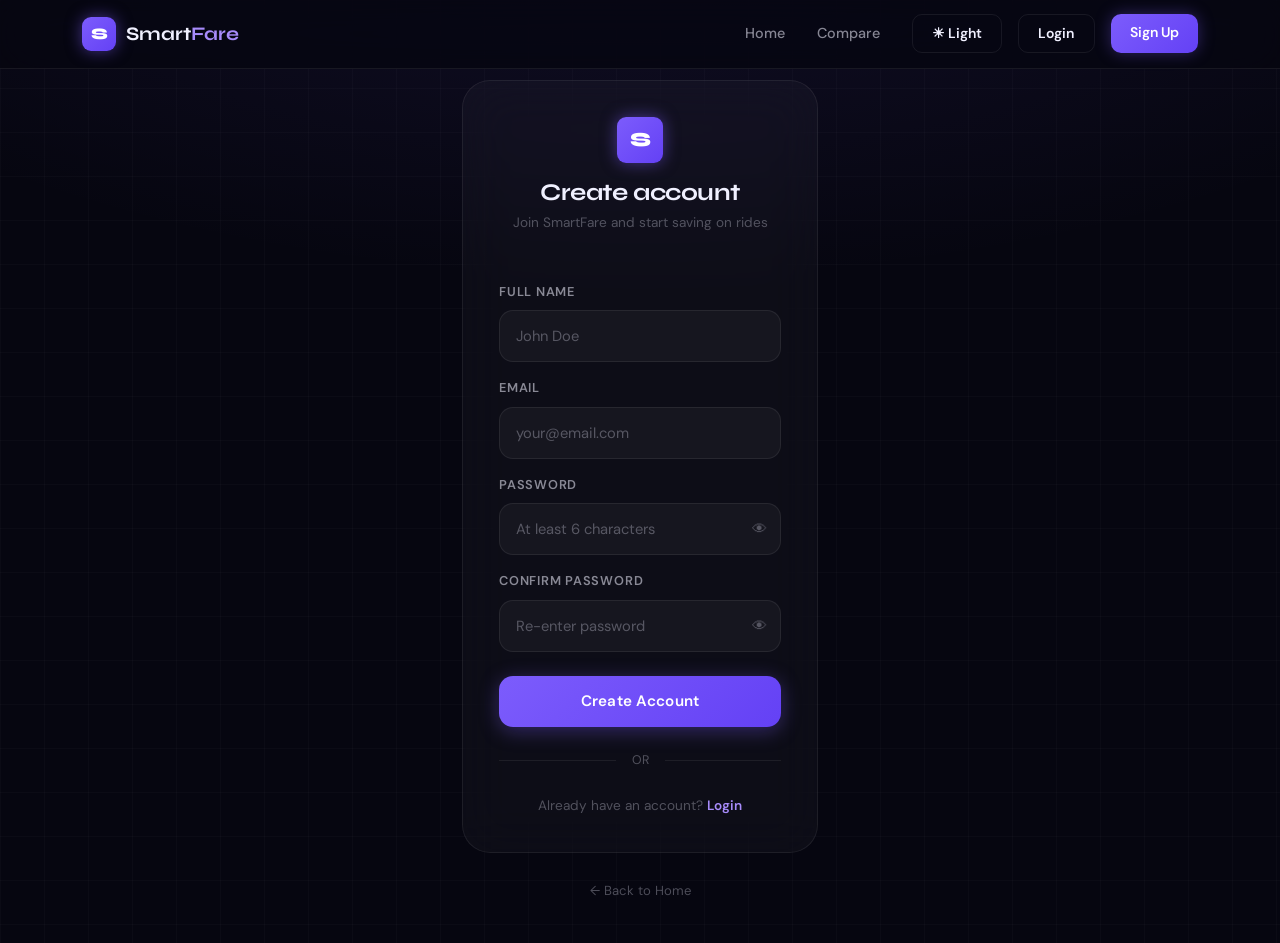
<file: signup.html>
<!DOCTYPE html>
<html lang="en">
<head>
  <meta charset="UTF-8">
  <meta name="viewport" content="width=device-width, initial-scale=1.0">
  <title>Sign Up - SmartFare</title>
  <link href="https://cdn.jsdelivr.net/npm/bootstrap@5.3.0/dist/css/bootstrap.min.css" rel="stylesheet">
  <link href="https://fonts.googleapis.com/css2?family=Syne:wght@400;500;600;700;800&family=DM+Sans:wght@300;400;500;600&display=swap" rel="stylesheet">
  <link rel="stylesheet" href="/css/styles.css">
  <script>
  (function () {
    const savedTheme = localStorage.getItem("smartfare-theme") || "dark";
    document.documentElement.setAttribute("data-theme", savedTheme);
  })();
</script>
</head>
<body class="grid-bg">

  <nav class="navbar navbar-expand-lg navbar-dark navbar-custom fixed-top">
    <div class="container">
      <a class="navbar-brand d-flex align-items-center" href="/">
        <span class="logo-box"><span class="logo-letter">S</span></span>
        <span class="brand-text">Smart<span class="brand-accent">Fare</span></span>
      </a>
      <button class="navbar-toggler border-0" type="button" data-bs-toggle="collapse" data-bs-target="#navbarNav">
        <span class="navbar-toggler-icon"></span>
      </button>
      <div class="collapse navbar-collapse" id="navbarNav">
        <ul class="navbar-nav ms-auto me-3" id="navLinks"></ul>
        <div class="d-flex gap-2" id="navButtons"></div>
      </div>
    </div>
  </nav>

  <main style="min-height:100vh; display:flex; align-items:center; padding-top:80px; padding-bottom:40px;">
    <div class="container">
      <div class="row justify-content-center">
        <div class="col-md-5 col-lg-4">

          <div class="fade-in" style="background:rgba(255,255,255,0.03); border:1px solid var(--border); border-radius:var(--radius-xl); padding:2.25rem; backdrop-filter:blur(24px);">
            <div class="text-center mb-5">
              <div class="logo-box mx-auto mb-3" style="width:46px;height:46px;">
                <span class="logo-letter" style="font-size:20px;">S</span>
              </div>
              <h2 class="fw-bold mb-1" style="font-size:1.5rem;letter-spacing:-0.02em;">Create account</h2>
              <p style="color:var(--text-muted); font-size:0.85rem; margin:0;">Join SmartFare and start saving on rides</p>
            </div>

            <div id="errorMessage" class="alert-custom d-none mb-4"></div>

            <form id="signupForm">
              <div class="mb-3">
                <label for="name" class="form-label-custom">Full Name</label>
                <input type="text" class="form-control form-control-custom" id="name"
                  placeholder="John Doe" required autocomplete="name">
              </div>

              <div class="mb-3">
                <label for="email" class="form-label-custom">Email</label>
                <input type="email" class="form-control form-control-custom" id="email"
                  placeholder="your@email.com" required autocomplete="email">
              </div>

              <div class="mb-3">
                <label for="password" class="form-label-custom">Password</label>
                <div class="input-password-wrap">
                  <input type="password" class="form-control form-control-custom" id="password"
                    placeholder="At least 6 characters" required autocomplete="new-password">
                  <button type="button" class="password-toggle" onclick="togglePassword('password', this)">👁</button>
                </div>
              </div>

              <div class="mb-4">
                <label for="confirmPassword" class="form-label-custom">Confirm Password</label>
                <div class="input-password-wrap">
                  <input type="password" class="form-control form-control-custom" id="confirmPassword"
                    placeholder="Re-enter password" required autocomplete="new-password">
                  <button type="button" class="password-toggle" onclick="togglePassword('confirmPassword', this)">👁</button>
                </div>
              </div>

              <button type="submit" id="submitBtn" class="btn btn-primary-custom w-100">
                Create Account
              </button>
            </form>

            <div class="d-flex align-items-center my-4">
              <div class="flex-grow-1" style="height:1px;background:var(--border);"></div>
              <span class="px-3" style="color:var(--text-muted); font-size:0.78rem;">OR</span>
              <div class="flex-grow-1" style="height:1px;background:var(--border);"></div>
            </div>

            <div class="text-center">
              <p style="color:var(--text-muted); font-size:0.85rem; margin:0;">
                Already have an account?
                <a href="/login" class="text-decoration-none" style="color:var(--primary-light); font-weight:600;">Login</a>
              </p>
            </div>
          </div>

          <div class="text-center mt-4">
            <a href="/" style="color:var(--text-muted); text-decoration:none; font-size:0.82rem;">← Back to Home</a>
          </div>
        </div>
      </div>
    </div>
  </main>

  <script src="https://cdn.jsdelivr.net/npm/bootstrap@5.3.0/dist/js/bootstrap.bundle.min.js"></script>
  <script src="/js/auth.js"></script>
  <script src="/js/theme.js"></script>
  <script src="/js/navbar.js"></script>
  <script src="/js/signup.js"></script>
  <script>
    function togglePassword(id, btn) {
      const input = document.getElementById(id);
      const isHidden = input.type === 'password';
      input.type = isHidden ? 'text' : 'password';
      btn.textContent = isHidden ? '🙈' : '👁';
    }
  </script>
</body>
</html>
</file>
<file: css/styles.css>
@import url('https://fonts.googleapis.com/css2?family=Syne:wght@400;500;600;700;800&family=DM+Sans:wght@300;400;500;600&display=swap');

:root {
  --primary: #7c5cfc;
  --primary-dark: #6441f5;
  --primary-light: #a78bfa;
  --primary-glow: rgba(124, 92, 252, 0.35);
  --secondary: #06b6d4;
  --secondary-glow: rgba(6, 182, 212, 0.25);
  --success: #10b981;
  --success-glow: rgba(16, 185, 129, 0.25);
  --danger: #ef4444;
  --danger-glow: rgba(239, 68, 68, 0.2);
  --warning: #f59e0b;
  --dark: #060610;
  --dark-2: #0d0d1a;
  --dark-card: #111120;
  --dark-card-hover: #15152a;
  --border: rgba(255, 255, 255, 0.07);
  --border-hover: rgba(255, 255, 255, 0.14);
  --border-primary: rgba(124, 92, 252, 0.4);
  --text-primary: #f0f0ff;
  --text-secondary: rgba(240, 240, 255, 0.55);
  --text-muted: rgba(240, 240, 255, 0.3);
  --radius-sm: 10px;
  --radius-md: 14px;
  --radius-lg: 20px;
  --radius-xl: 28px;
  --shadow-sm: 0 2px 8px rgba(0,0,0,0.3);
  --shadow-md: 0 8px 32px rgba(0,0,0,0.4);
  --shadow-lg: 0 20px 60px rgba(0,0,0,0.5);
  --shadow-glow: 0 0 40px var(--primary-glow);
  --transition: all 0.25s cubic-bezier(0.4, 0, 0.2, 1);
  --transition-fast: all 0.15s ease;
  --transition-slow: all 0.4s cubic-bezier(0.4, 0, 0.2, 1);
}
:root[data-theme="light"] {
  --primary: #6d5dfc;
  --primary-dark: #5546e8;
  --primary-light: #7c6cff;
  --primary-glow: rgba(109, 93, 252, 0.18);

  --secondary: #0891b2;
  --secondary-glow: rgba(8, 145, 178, 0.14);

  --success: #059669;
  --success-glow: rgba(5, 150, 105, 0.14);

  --danger: #dc2626;
  --danger-glow: rgba(220, 38, 38, 0.12);

  --warning: #d97706;

  --dark: #f8fafc;
  --dark-2: #eef2f7;
  --dark-card: #ffffff;
  --dark-card-hover: #f8fbff;

  --border: rgba(15, 23, 42, 0.08);
  --border-hover: rgba(15, 23, 42, 0.14);
  --border-primary: rgba(109, 93, 252, 0.24);

  --text-primary: #0f172a;
  --text-secondary: rgba(15, 23, 42, 0.72);
  --text-muted: rgba(15, 23, 42, 0.5);

  --shadow-sm: 0 2px 8px rgba(15, 23, 42, 0.06);
  --shadow-md: 0 8px 24px rgba(15, 23, 42, 0.08);
  --shadow-lg: 0 18px 48px rgba(15, 23, 42, 0.12);
  --shadow-glow: 0 0 30px var(--primary-glow);
}

*, *::before, *::after {
  margin: 0;
  padding: 0;
  box-sizing: border-box;
}

body {
  font-family: 'DM Sans', -apple-system, sans-serif;
  background-color: var(--dark);
  color: var(--text-primary);
  line-height: 1.6;
  overflow-x: hidden;
  -webkit-font-smoothing: antialiased;
}

h1, h2, h3, h4, h5, h6, .display-5 {
  font-family: 'Syne', sans-serif;
}

/* ─── BACKGROUND ─── */
.grid-bg {
  background-color: var(--dark);
  background-image:
    radial-gradient(ellipse 80% 50% at 50% -20%, rgba(124, 92, 252, 0.12), transparent),
    linear-gradient(rgba(255,255,255,0.018) 1px, transparent 1px),
    linear-gradient(90deg, rgba(255,255,255,0.018) 1px, transparent 1px);
  background-size: auto, 44px 44px, 44px 44px;
}

/* ─── SCROLLBAR ─── */
::-webkit-scrollbar { width: 6px; }
::-webkit-scrollbar-track { background: var(--dark); }
::-webkit-scrollbar-thumb { background: rgba(124,92,252,0.4); border-radius: 4px; }

/* ─── NAVBAR ─── */
.navbar-custom {
  background: rgba(6, 6, 16, 0.85);
  backdrop-filter: blur(24px) saturate(180%);
  -webkit-backdrop-filter: blur(24px) saturate(180%);
  border-bottom: 1px solid var(--border);
  padding: 0.75rem 0;
  transition: var(--transition);
}

.navbar-brand {
  font-family: 'Syne', sans-serif;
  font-weight: 700;
  font-size: 1.2rem;
  text-decoration: none;
}

.logo-box {
  width: 34px;
  height: 34px;
  background: linear-gradient(135deg, var(--primary), var(--primary-dark));
  border-radius: 9px;
  display: inline-flex;
  align-items: center;
  justify-content: center;
  margin-right: 10px;
  box-shadow: 0 0 16px rgba(124,92,252,0.5);
  flex-shrink: 0;
}

.logo-letter {
  color: white;
  font-weight: 800;
  font-size: 16px;
  font-family: 'Syne', sans-serif;
}

.brand-text { color: var(--text-primary); }
.brand-accent { color: var(--primary-light); }

.nav-link {
  color: var(--text-secondary) !important;
  font-weight: 500;
  font-size: 0.9rem;
  padding: 0.5rem 1rem !important;
  border-radius: var(--radius-sm);
  transition: var(--transition-fast);
  position: relative;
}

.nav-link:hover { color: var(--text-primary) !important; background: rgba(255,255,255,0.04); }
.nav-link.active { color: var(--primary-light) !important; }

.btn-nav-primary {
  background: linear-gradient(135deg, var(--primary), var(--primary-dark));
  color: white !important;
  border: none;
  padding: 0.5rem 1.2rem;
  border-radius: var(--radius-sm);
  font-weight: 600;
  font-size: 0.875rem;
  transition: var(--transition);
  box-shadow: 0 0 16px var(--primary-glow);
}

.btn-nav-primary:hover {
  transform: translateY(-1px);
  box-shadow: 0 0 24px var(--primary-glow);
  color: white !important;
}

.btn-nav-outline {
  border: 1px solid var(--border);
  color: var(--text-primary) !important;
  padding: 0.5rem 1.2rem;
  border-radius: var(--radius-sm);
  font-weight: 600;
  font-size: 0.875rem;
  transition: var(--transition);
  background: transparent;
}

.btn-nav-outline:hover {
  background: rgba(255,255,255,0.05);
  border-color: var(--border-primary);
  color: var(--text-primary) !important;
}

/* ─── HERO ─── */
.hero-section {
  padding: 130px 0 90px;
  position: relative;
  overflow: hidden;
}

.hero-badge {
  display: inline-flex;
  align-items: center;
  gap: 8px;
  padding: 7px 16px;
  background: rgba(124, 92, 252, 0.08);
  border: 1px solid rgba(124, 92, 252, 0.25);
  border-radius: 50px;
  margin-bottom: 2rem;
  font-size: 0.72rem;
  font-weight: 600;
  letter-spacing: 0.5px;
  color: var(--primary-light);
}

.pulse-dot {
  width: 7px;
  height: 7px;
  background: var(--success);
  border-radius: 50%;
  box-shadow: 0 0 8px var(--success);
  animation: pulse 2.5s ease-in-out infinite;
}

@keyframes pulse {
  0%, 100% { opacity: 1; transform: scale(1); box-shadow: 0 0 6px var(--success); }
  50% { opacity: 0.7; transform: scale(1.2); box-shadow: 0 0 12px var(--success); }
}

.hero-title {
  font-size: clamp(2.4rem, 5vw, 3.8rem);
  font-weight: 800;
  line-height: 1.15;
  margin-bottom: 1.5rem;
  letter-spacing: -0.02em;
}

.gradient-text {
  background: linear-gradient(135deg, var(--primary-light) 0%, #c084fc 50%, var(--secondary) 100%);
  -webkit-background-clip: text;
  -webkit-text-fill-color: transparent;
  background-clip: text;
}

.hero-subtitle {
  font-size: 1.05rem;
  color: var(--text-secondary);
  max-width: 580px;
  margin: 0 auto 2.5rem;
  line-height: 1.7;
  font-weight: 400;
}

/* ─── BUTTONS ─── */
.btn-primary-custom {
  background: linear-gradient(135deg, var(--primary), var(--primary-dark));
  color: white;
  border: none;
  padding: 0.875rem 1.75rem;
  font-size: 0.95rem;
  font-weight: 600;
  border-radius: var(--radius-md);
  transition: var(--transition);
  box-shadow: 0 4px 20px var(--primary-glow);
  display: inline-flex;
  align-items: center;
  justify-content: center;
  gap: 8px;
  letter-spacing: 0.01em;
  cursor: pointer;
  text-decoration: none;
}

.btn-primary-custom:hover {
  transform: translateY(-2px) scale(1.01);
  box-shadow: 0 8px 32px var(--primary-glow);
  color: white;
}

.btn-primary-custom:active { transform: translateY(0) scale(0.99); }
.btn-primary-custom:disabled {
  opacity: 0.45;
  cursor: not-allowed;
  transform: none;
  box-shadow: none;
}

.btn-outline-custom {
  background: rgba(255,255,255,0.03);
  color: var(--text-primary);
  border: 1px solid var(--border);
  padding: 0.875rem 1.75rem;
  font-size: 0.95rem;
  font-weight: 600;
  border-radius: var(--radius-md);
  transition: var(--transition);
  display: inline-flex;
  align-items: center;
  justify-content: center;
  gap: 8px;
  cursor: pointer;
  text-decoration: none;
}

.btn-outline-custom:hover {
  background: rgba(255,255,255,0.06);
  border-color: var(--border-primary);
  color: var(--text-primary);
  transform: translateY(-1px);
}

.btn-sm.btn-outline-custom {
  padding: 0.5rem 1.1rem;
  font-size: 0.82rem;
  border-radius: var(--radius-sm);
}

/* ─── CARDS ─── */
.card-custom {
  background: rgba(255, 255, 255, 0.028);
  border: 1px solid var(--border);
  border-radius: var(--radius-lg);
  padding: 1.5rem;
  transition: var(--transition);
  backdrop-filter: blur(16px);
  -webkit-backdrop-filter: blur(16px);
}

.card-custom:hover {
  background: rgba(255, 255, 255, 0.045);
  border-color: var(--border-hover);
  transform: translateY(-3px);
  box-shadow: var(--shadow-md);
}

/* ─── SERVICE CARDS ─── */
.service-card {
  border-radius: var(--radius-lg);
  padding: 2rem;
  transition: var(--transition);
  position: relative;
  overflow: hidden;
}

.service-card::before {
  content: '';
  position: absolute;
  inset: 0;
  opacity: 0;
  transition: opacity 0.3s;
  border-radius: inherit;
}

.service-card:hover { transform: translateY(-5px); }
.service-card:hover::before { opacity: 1; }

.service-card.ola {
  background: linear-gradient(135deg, rgba(16,185,129,0.09), rgba(16,185,129,0.03));
  border: 1px solid rgba(16,185,129,0.2);
}
.service-card.ola:hover { border-color: rgba(16,185,129,0.5); box-shadow: 0 8px 40px rgba(16,185,129,0.12); }

.service-card.uber {
  background: linear-gradient(135deg, rgba(148,163,184,0.09), rgba(100,116,139,0.03));
  border: 1px solid rgba(100,116,139,0.2);
}
.service-card.uber:hover { border-color: rgba(148,163,184,0.4); box-shadow: 0 8px 40px rgba(148,163,184,0.1); }

.service-card.rapido {
  background: linear-gradient(135deg, rgba(245,158,11,0.09), rgba(245,158,11,0.03));
  border: 1px solid rgba(245,158,11,0.2);
}
.service-card.rapido:hover { border-color: rgba(245,158,11,0.5); box-shadow: 0 8px 40px rgba(245,158,11,0.12); }

.service-icon {
  font-size: 1.8rem;
  margin-right: 0.6rem;
}

/* ─── FORM CONTROLS ─── */
.form-control-custom {
  background: rgba(255, 255, 255, 0.04);
  border: 1px solid var(--border);
  color: var(--text-primary);
  padding: 0.875rem 1rem;
  border-radius: var(--radius-md);
  transition: var(--transition);
  font-family: 'DM Sans', sans-serif;
  font-size: 0.92rem;
  width: 100%;
}

.form-control-custom:focus {
  background: rgba(255, 255, 255, 0.065);
  border-color: var(--primary);
  color: var(--text-primary);
  box-shadow: 0 0 0 3px rgba(124, 92, 252, 0.18);
  outline: none;
}

.form-control-custom::placeholder { color: var(--text-muted); }

select.form-control-custom {
  cursor: pointer;
  appearance: none;
  background-image: url("data:image/svg+xml,%3Csvg xmlns='http://www.w3.org/2000/svg' width='12' height='12' viewBox='0 0 12 12'%3E%3Cpath fill='rgba(240,240,255,0.4)' d='M6 8L1 3h10z'/%3E%3C/svg%3E");
  background-repeat: no-repeat;
  background-position: right 1rem center;
  padding-right: 2.5rem;
}

select.form-control-custom option {
  background: var(--dark-card);
  color: var(--text-primary);
}

.form-label-custom {
  color: var(--text-secondary);
  font-weight: 600;
  margin-bottom: 0.5rem;
  font-size: 0.8rem;
  text-transform: uppercase;
  letter-spacing: 0.06em;
  display: block;
}

/* Password input wrapper */
.input-password-wrap {
  position: relative;
}

.input-password-wrap .form-control-custom {
  padding-right: 3rem;
}

.password-toggle {
  position: absolute;
  right: 0.875rem;
  top: 50%;
  transform: translateY(-50%);
  background: none;
  border: none;
  color: var(--text-muted);
  cursor: pointer;
  padding: 0;
  display: flex;
  align-items: center;
  transition: color 0.2s;
  font-size: 0.95rem;
}

.password-toggle:hover { color: var(--text-secondary); }

/* ─── COMPARE CARD ─── */
.compare-card {
  background: rgba(255, 255, 255, 0.028);
  border: 1px solid var(--border);
  border-radius: var(--radius-xl);
  padding: 2.25rem;
  backdrop-filter: blur(24px);
  -webkit-backdrop-filter: blur(24px);
  box-shadow: 0 32px 80px rgba(0,0,0,0.5);
}

/* ─── SWAP BUTTON ─── */
.swap-btn {
  width: 40px;
  height: 40px;
  border-radius: 50%;
  background: rgba(255, 255, 255, 0.04);
  border: 1px solid var(--border);
  color: var(--text-secondary);
  display: flex;
  align-items: center;
  justify-content: center;
  cursor: pointer;
  transition: var(--transition);
  flex-shrink: 0;
}

.swap-btn:hover {
  background: rgba(124, 92, 252, 0.15);
  border-color: var(--primary);
  color: var(--primary-light);
  transform: rotate(180deg);
  box-shadow: 0 0 16px var(--primary-glow);
}

/* ─── FARE CARDS ─── */
.fare-card {
  background: rgba(255, 255, 255, 0.028);
  border: 1px solid var(--border);
  border-radius: var(--radius-lg);
  padding: 1.5rem;
  transition: var(--transition);
  position: relative;
  overflow: hidden;
}

.fare-card:hover {
  background: rgba(255, 255, 255, 0.048);
  transform: translateY(-4px);
  box-shadow: var(--shadow-md);
  border-color: var(--border-hover);
}

.fare-card.cheapest {
  border: 1.5px solid var(--success);
  box-shadow: 0 0 0 1px rgba(16,185,129,0.15), 0 8px 40px rgba(16,185,129,0.12);
  background: rgba(16, 185, 129, 0.04);
}

.fare-card.cheapest:hover {
  box-shadow: 0 0 0 1px rgba(16,185,129,0.25), 0 16px 50px rgba(16,185,129,0.18);
}

.cheapest-badge {
  position: absolute;
  top: 14px;
  right: 14px;
  background: var(--success);
  color: white;
  padding: 3px 10px;
  border-radius: 20px;
  font-size: 0.7rem;
  font-weight: 700;
  text-transform: uppercase;
  letter-spacing: 0.06em;
  box-shadow: 0 0 12px var(--success-glow);
}

.price-tag {
  font-size: 2rem;
  font-weight: 800;
  color: var(--text-primary);
  font-family: 'Syne', sans-serif;
  letter-spacing: -0.03em;
}

.feature-badge {
  display: inline-block;
  background: rgba(255, 255, 255, 0.07);
  border: 1px solid var(--border);
  padding: 3px 9px;
  border-radius: 6px;
  font-size: 0.72rem;
  margin-right: 5px;
  margin-bottom: 5px;
  color: var(--text-secondary);
}

/* ─── ALERTS ─── */
.alert-custom {
  background: rgba(239, 68, 68, 0.08);
  border: 1px solid rgba(239, 68, 68, 0.25);
  color: #fca5a5;
  padding: 0.875rem 1rem;
  border-radius: var(--radius-md);
  font-size: 0.875rem;
}

.alert-success-custom {
  background: rgba(16, 185, 129, 0.08);
  border: 1px solid rgba(16, 185, 129, 0.25);
  color: #6ee7b7;
}

/* ─── LOADING SPINNER ─── */
.spinner-border-custom {
  width: 18px;
  height: 18px;
  border: 2.5px solid rgba(255, 255, 255, 0.2);
  border-top-color: white;
  border-radius: 50%;
  animation: spin 0.7s linear infinite;
  display: inline-block;
}

@keyframes spin { to { transform: rotate(360deg); } }

/* ─── STEP CARDS ─── */
.step-card {
  background: rgba(255,255,255,0.025);
  border: 1px solid var(--border);
  border-radius: var(--radius-lg);
  padding: 1.75rem;
  transition: var(--transition);
  height: 100%;
}

.step-card:hover {
  background: rgba(255,255,255,0.045);
  transform: translateY(-4px);
  border-color: var(--border-primary);
  box-shadow: 0 8px 32px rgba(124,92,252,0.1);
}

.step-number {
  font-family: 'Syne', monospace;
  font-size: 0.7rem;
  color: var(--primary-light);
  margin-bottom: 0.875rem;
  letter-spacing: 0.1em;
  font-weight: 700;
}

.step-icon { font-size: 1.8rem; margin-bottom: 0.875rem; }

/* ─── STATS ─── */
.stat-card {
  text-align: center;
  padding: 1.5rem 1rem;
  background: rgba(255,255,255,0.025);
  border: 1px solid var(--border);
  border-radius: var(--radius-md);
  transition: var(--transition);
}

.stat-card:hover {
  background: rgba(255,255,255,0.045);
  border-color: var(--border-primary);
  transform: translateY(-2px);
}

.stat-value {
  font-size: 1.9rem;
  font-weight: 800;
  color: var(--text-primary);
  font-family: 'Syne', sans-serif;
  letter-spacing: -0.03em;
}

.stat-label {
  font-size: 0.7rem;
  color: var(--text-muted);
  text-transform: uppercase;
  letter-spacing: 0.08em;
  margin-top: 4px;
}

/* ─── POPULAR ROUTES ─── */
.popular-route-btn {
  background: rgba(255,255,255,0.02);
  border: 1px solid var(--border);
  border-radius: var(--radius-md);
  padding: 0.875rem 1rem;
  transition: var(--transition);
  cursor: pointer;
  text-align: left;
  width: 100%;
  display: flex;
  align-items: center;
  gap: 0.75rem;
  color: var(--text-primary);
  font-family: 'DM Sans', sans-serif;
  font-size: 0.9rem;
}

.popular-route-btn:hover {
  background: rgba(255,255,255,0.05);
  border-color: rgba(255,255,255,0.14);
  transform: translateX(4px);
}

.popular-route-btn.active {
  background: rgba(124, 92, 252, 0.1);
  border-color: var(--border-primary);
}

.route-indicator {
  width: 6px;
  height: 6px;
  background: var(--text-muted);
  border-radius: 50%;
  flex-shrink: 0;
}

.popular-route-btn.active .route-indicator {
  background: var(--primary-light);
  box-shadow: 0 0 8px var(--primary-glow);
}

/* ─── LIVE INDICATOR ─── */
.live-indicator {
  display: inline-flex;
  align-items: center;
  gap: 8px;
  padding: 6px 14px;
  background: rgba(16, 185, 129, 0.07);
  border: 1px solid rgba(16, 185, 129, 0.25);
  border-radius: 50px;
  font-size: 0.68rem;
  font-weight: 700;
  letter-spacing: 0.1em;
  text-transform: uppercase;
  color: #6ee7b7;
}

/* ─── FOOTER ─── */
.footer-custom {
  border-top: 1px solid var(--border);
  padding: 2rem 0;
  margin-top: 4rem;
}

.footer-custom a {
  color: var(--text-secondary);
  text-decoration: none;
  transition: color 0.2s;
  font-size: 0.875rem;
}

.footer-custom a:hover { color: var(--text-primary); }

/* ─── AMBIENT BLOBS ─── */
.ambient-blob {
  position: absolute;
  border-radius: 50%;
  pointer-events: none;
}

.blob-1 {
  width: 500px;
  height: 500px;
  background: radial-gradient(circle, var(--primary) 0%, transparent 70%);
  top: 5%;
  left: 5%;
  filter: blur(120px);
  opacity: 0.09;
}

.blob-2 {
  width: 400px;
  height: 400px;
  background: radial-gradient(circle, var(--secondary) 0%, transparent 70%);
  bottom: 10%;
  right: 5%;
  filter: blur(100px);
  opacity: 0.07;
}

/* ─── MODAL ─── */
.modal-custom {
  display: none;
  position: fixed;
  inset: 0;
  z-index: 9999;
  align-items: center;
  justify-content: center;
  padding: 1rem;
}

.modal-custom.show { display: flex; }

.modal-backdrop-custom {
  position: fixed;
  inset: 0;
  background: rgba(0,0,0,0.7);
  backdrop-filter: blur(4px);
  z-index: 9998;
}

.modal-content-custom {
  position: relative;
  z-index: 9999;
  background: var(--dark-card);
  border: 1px solid var(--border);
  border-radius: var(--radius-xl);
  padding: 2rem;
  max-width: 400px;
  width: 100%;
  box-shadow: var(--shadow-lg);
  animation: modalIn 0.25s cubic-bezier(0.34, 1.56, 0.64, 1);
}

@keyframes modalIn {
  from { opacity: 0; transform: scale(0.92) translateY(16px); }
  to { opacity: 1; transform: scale(1) translateY(0); }
}

/* ─── BOOKING CARDS ─── */
.booking-card {
  background: rgba(255,255,255,0.025);
  border: 1px solid var(--border);
  border-radius: var(--radius-lg);
  padding: 1.25rem 1.5rem;
  transition: var(--transition);
}

.booking-card:hover {
  background: rgba(255,255,255,0.042);
  border-color: var(--border-hover);
  transform: translateY(-2px);
  box-shadow: var(--shadow-sm);
}


@keyframes fadeInUp {
  from { opacity: 0; transform: translateY(24px); }
  to { opacity: 1; transform: translateY(0); }
}

@keyframes fadeIn {
  from { opacity: 0; transform: translateY(16px); }
  to { opacity: 1; transform: translateY(0); }
}

.fade-in { animation: fadeInUp 0.55s cubic-bezier(0.4, 0, 0.2, 1) both; }
.fade-in-1 { animation: fadeInUp 0.55s 0.08s cubic-bezier(0.4, 0, 0.2, 1) both; }
.fade-in-2 { animation: fadeInUp 0.55s 0.16s cubic-bezier(0.4, 0, 0.2, 1) both; }
.fade-in-3 { animation: fadeInUp 0.55s 0.24s cubic-bezier(0.4, 0, 0.2, 1) both; }

/* ─── RESPONSIVE ─── */
@media (max-width: 768px) {
  .hero-section { padding: 100px 0 60px; }
  .hero-title { font-size: 2.2rem; }
  .hero-subtitle { font-size: 0.95rem; }

  .btn-primary-custom,
  .btn-outline-custom {
    padding: 0.8rem 1.4rem;
    font-size: 0.9rem;
    width: 100%;
    justify-content: center;
  }

  .compare-card { padding: 1.5rem; border-radius: var(--radius-lg); }

  .price-tag { font-size: 1.6rem; }

  .stat-value { font-size: 1.5rem; }
}

@media (max-width: 480px) {
  .hero-title { font-size: 1.9rem; }
  .compare-card { padding: 1.2rem; }
}

body.modal-open {
  overflow: hidden;
}

/* Smooth card exit animation helper */
.ride-card.removing {
  opacity: 0 !important;
  transform: translateX(24px) !important;
  pointer-events: none;
}

/* Ensure modal backdrop never leaks a stuck blur */
.modal-custom:not(.show) {
  display: none !important;
  pointer-events: none;
}
.modal-custom:not(.show) .modal-backdrop-custom {
  backdrop-filter: none;
  -webkit-backdrop-filter: none;
}

/* Price tag consistency */
.price-tag {
  font-weight: 700;
  letter-spacing: -0.02em;
  color: var(--text-primary, #fff);
}

/* Service icon circle wrapper (optional, in case global styles don't define it) */
.service-icon {
  width: 44px; height: 44px;
  display: flex; align-items: center; justify-content: center;
  background: rgba(255,255,255,0.05);
  border: 1px solid rgba(255,255,255,0.08);
  border-radius: 12px;
  font-size: 1.35rem;
  line-height: 1;
  flex-shrink: 0;
}

/* Alert / error state */
.alert-custom {
  background: rgba(239,68,68,0.07);
  border: 1px solid rgba(239,68,68,0.14);
  border-radius: 14px;
  padding: 1.5rem;
  color: #fca5a5;
}

/* FINAL MODAL FIX */
.modal-custom {
  display: none;
}

.modal-custom.show {
  display: flex;
}

.modal-backdrop-custom {
  position: fixed;
  inset: 0;
  z-index: 9998;
}

.modal-content-custom {
  position: relative;
  z-index: 9999;
}
:root[data-theme="light"] body {
  background-color: var(--dark);
  color: var(--text-primary);
}

:root[data-theme="light"] .grid-bg {
  background-color: var(--dark);
  background-image:
    radial-gradient(ellipse 80% 50% at 50% -20%, rgba(109, 93, 252, 0.08), transparent),
    linear-gradient(rgba(15, 23, 42, 0.04) 1px, transparent 1px),
    linear-gradient(90deg, rgba(15, 23, 42, 0.04) 1px, transparent 1px);
}

:root[data-theme="light"] .navbar-custom {
  background: rgba(255, 255, 255, 0.85);
  border-bottom: 1px solid var(--border);
}

:root[data-theme="light"] .nav-link:hover,
:root[data-theme="light"] .btn-nav-outline:hover {
  background: rgba(15, 23, 42, 0.05);
}

:root[data-theme="light"] .btn-nav-outline {
  background: #fff;
}

:root[data-theme="light"] .nav-user-text {
  color: var(--text-secondary) !important;
}

:root[data-theme="light"] .btn-outline-custom {
  background: rgba(15, 23, 42, 0.03);
  border-color: var(--border);
  color: var(--text-primary);
}

:root[data-theme="light"] .btn-outline-custom:hover {
  background: rgba(15, 23, 42, 0.06);
  color: var(--text-primary);
}

:root[data-theme="light"] .service-card,
:root[data-theme="light"] .card-custom,
:root[data-theme="light"] .fare-card,
:root[data-theme="light"] .fare-skeleton,
:root[data-theme="light"] .contact-card,
:root[data-theme="light"] .auth-card,
:root[data-theme="light"] .ride-card,
:root[data-theme="light"] .result-card {
  background: rgba(255, 255, 255, 0.92);
  border-color: var(--border);
  box-shadow: var(--shadow-md);
}

:root[data-theme="light"] .form-control,
:root[data-theme="light"] .form-control-custom,
:root[data-theme="light"] .location-input-field,
:root[data-theme="light"] .form-select {
  background: rgba(15, 23, 42, 0.03);
  color: var(--text-primary);
  border-color: var(--border);
}

:root[data-theme="light"] .form-control:focus,
:root[data-theme="light"] .form-control-custom:focus,
:root[data-theme="light"] .location-input-field:focus,
:root[data-theme="light"] .form-select:focus {
  background: rgba(15, 23, 42, 0.05);
  color: var(--text-primary);
  border-color: var(--border-primary);
  box-shadow: 0 0 0 0.2rem rgba(109, 93, 252, 0.12);
}

:root[data-theme="light"] .navbar-toggler {
  filter: invert(1);
}

:root[data-theme="light"] ::-webkit-scrollbar-track {
  background: #eef2f7;
}
/* Leaflet final repair */
#resultsRouteMap {
  width: 100% !important;
  height: 420px !important;
  min-height: 420px !important;
  display: block !important;
  position: relative !important;
  overflow: hidden !important;
}

#resultsRouteMap .leaflet-container {
  width: 100% !important;
  height: 100% !important;
}

#resultsRouteMap .leaflet-pane,
#resultsRouteMap .leaflet-map-pane,
#resultsRouteMap .leaflet-tile-pane,
#resultsRouteMap .leaflet-overlay-pane,
#resultsRouteMap .leaflet-marker-pane,
#resultsRouteMap .leaflet-shadow-pane,
#resultsRouteMap .leaflet-tile-container {
  position: absolute !important;
}

#resultsRouteMap .leaflet-tile,
#resultsRouteMap .leaflet-tile-container img {
  width: 256px !important;
  height: 256px !important;
  min-width: 256px !important;
  min-height: 256px !important;
  max-width: none !important;
  max-height: none !important;
  object-fit: initial !important;
  box-sizing: content-box !important;
}

#resultsRouteMap img {
  max-width: none !important;
}

#resultsRouteMap .leaflet-control-container,
#resultsRouteMap .leaflet-top,
#resultsRouteMap .leaflet-bottom {
  position: absolute !important;
  z-index: 1000 !important;
}

#resultsRouteMap .leaflet-top {
  top: 0 !important;
}

#resultsRouteMap .leaflet-left {
  left: 0 !important;
}

#resultsRouteMap .leaflet-bottom {
  bottom: 0 !important;
}

#resultsRouteMap .leaflet-right {
  right: 0 !important;
}

.results-map-card {
  overflow: hidden !important;
}
</file>
